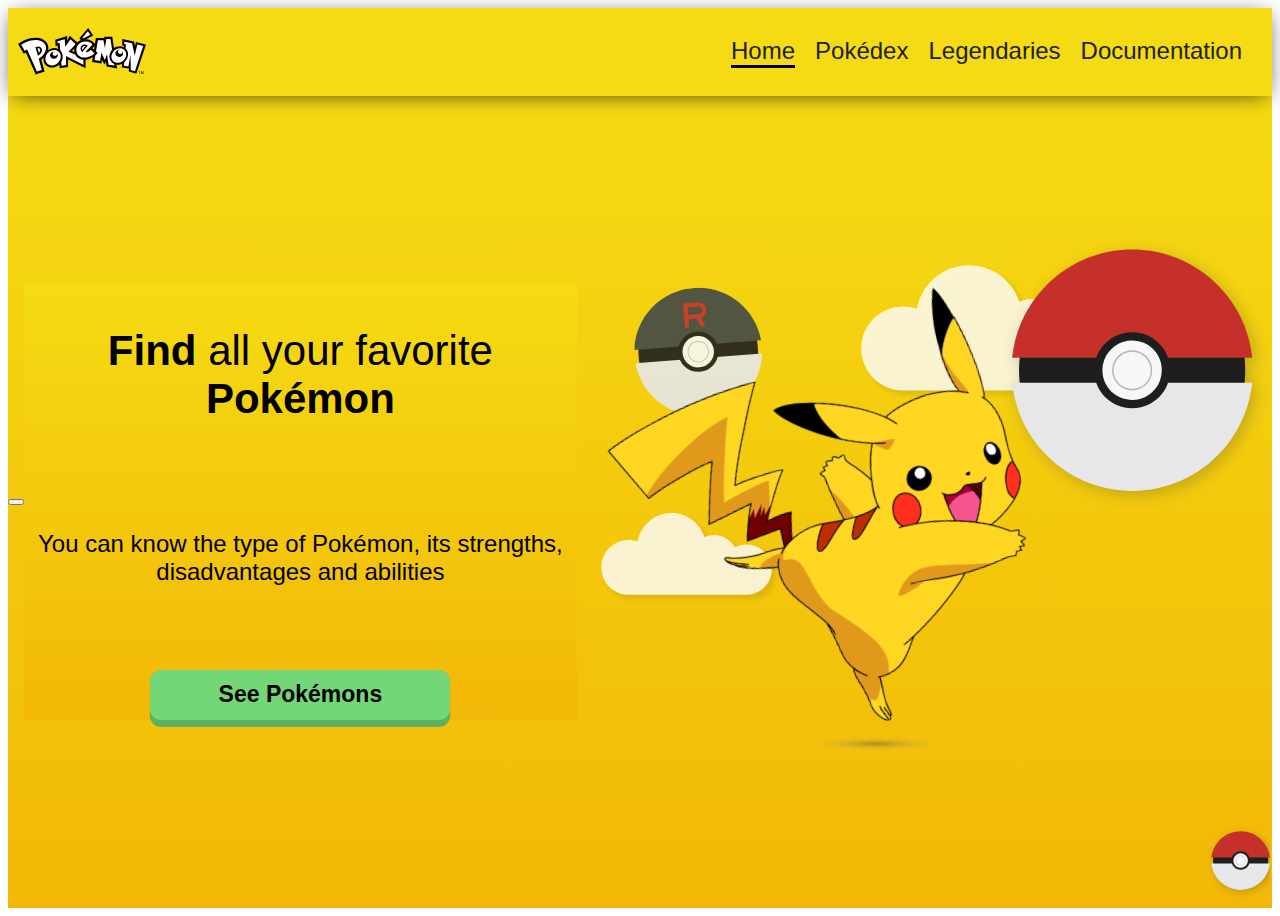
<file: views/index.html>
<!DOCTYPE html>
<html lang="pt-BR">
<head>
    <meta charset="UTF-8">
    <meta http-equiv="X-UA-Compatible" content="IE=edge">
    <meta name="viewport" content="width=device-width, initial-scale=1.0">
    <title>Pokedex</title>
    <link href="assets/styles/index.css" rel="stylesheet" />
</head>
<body>
    <header>
        <img src="assets/images/logo.svg" alt="Logo" />
        <button type="button" class="hamburguer-menu">
            <img src="assets/images/hamburguer.svg" alt="Hamburguer Menu" />
        </button>
        <nav class="navbar">
            <a href="#" class="link-home">
                Home
            </a>
            <a href="#" class="link-navbar">
                Pokédex
            </a>
            <a href="#" class="link-navbar">
                Legendaries
            </a>
            <a href="#" class="link-navbar">
                Documentation
            </a>
        </nav>
    </header>
    <main>
        <img class="pikachu" src="assets/images/pikachu.svg" alt="pikachu" />
        <div>
        <h1><strong>Find</strong> all your favorite <strong>Pokémon</strong></h1>
        <p>You can know the type of Pokémon, its strengths, disadvantages and abilities</p>
        <a class="link-pokemons" href="#">See Pokémons</a>
        </div>
        <button  type="button">
        <a href="#" class="botao-flutuante">
            <img src="assets/images/pokebola.svg" />
        </a>
        </button>
    </main>
</body>
</html>
</file>
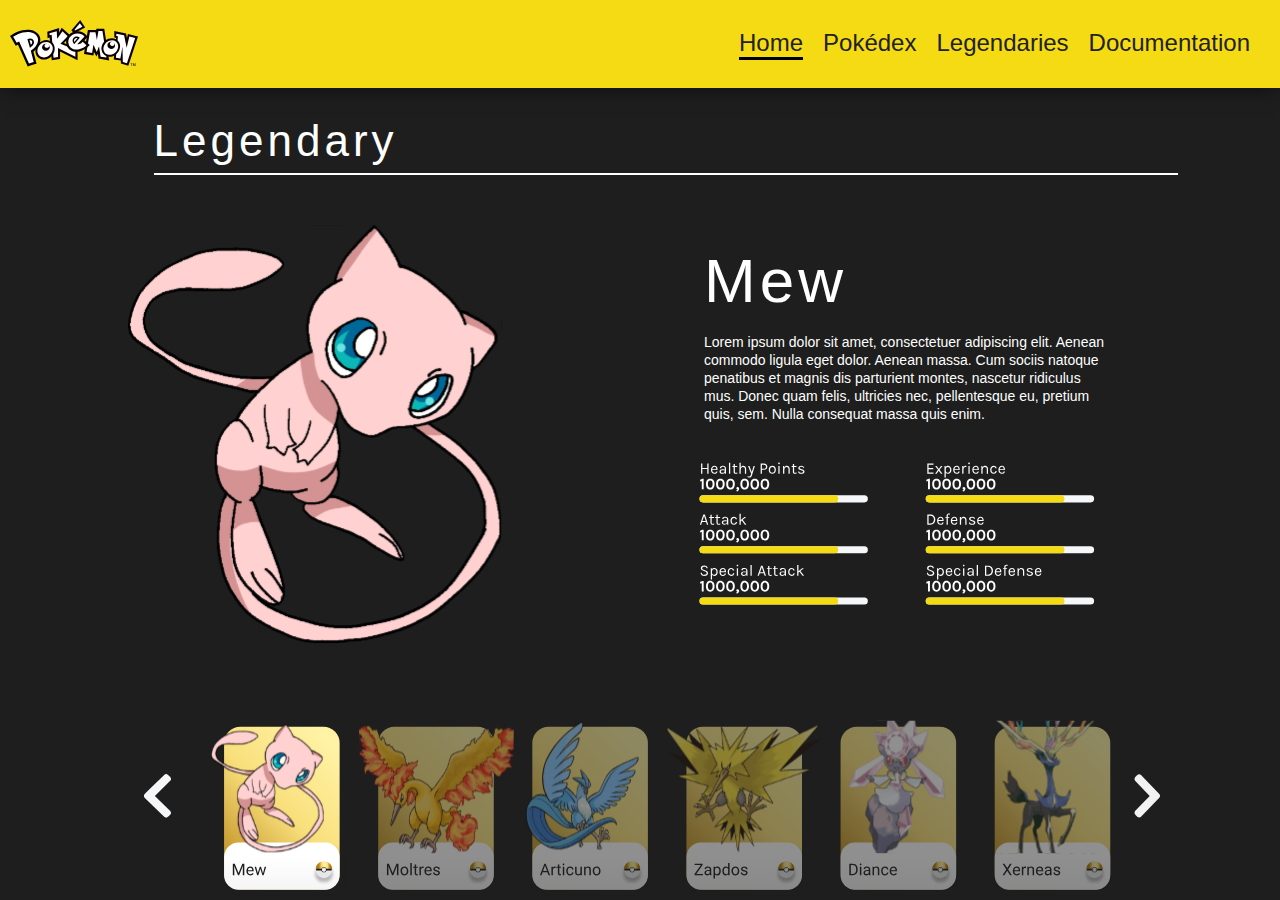
<file: views/desafioaula14.html>
<!DOCTYPE html>
<html lang="pt-BR">
<head>
    <meta charset="UTF-8">
    <meta http-equiv="X-UA-Compatible" content="IE=edge">
    <meta name="viewport" content="width=device-width, initial-scale=1.0">
    <title>Pokedex</title>
    <link href="assets/styles/desafioaula14.css" rel="stylesheet" />
</head>
<body>
    <header>
        <img src="assets/images/logo.svg" alt="Logo" />
        <button type="button" class="hamburguer-menu">
            <img src="assets/images/hamburguer.svg" alt="Hamburguer Menu" />
        </button>
        <nav class="navbar">
            <a href="#" class="link-home">
                Home
            </a>
            <a href="#" class="link-navbar">
                Pokédex
            </a>
            <a href="#" class="link-navbar">
                Legendaries
            </a>
            <a href="#" class="link-navbar">
                Documentation
            </a>
        </nav>
    </header>
    <main>
        <div>
        <h1>Legendary</h1>
        <img class="mew" src="assets/images/mew.svg" alt="mew" />
        <h2>Mew</h2>
        <h3>Lorem ipsum dolor sit amet, consectetuer adipiscing elit. Aenean commodo ligula eget dolor. Aenean massa. Cum sociis natoque penatibus et magnis dis parturient montes, nascetur ridiculus mus. Donec quam felis, ultricies nec, pellentesque eu, pretium quis, sem. Nulla consequat massa quis enim.</h3>
            <div class="status">
        <img class="hp" src="assets/images/hp.svg" alt="healty points" />
        <img class="xp" src="assets/images/xp.svg" alt="experience" />
        <img class="attack" src="assets/images/attack.svg" alt="attack" />
        <img class="defense" src="assets/images/defense.svg" alt="defense" />
        <img class="sattack" src="assets/images/sattack.svg" alt="special attack" />
        <img class="sdefense" src="assets/images/sdefense.svg" alt="special defense" />
            </div>
        </div>
        <img class="carrossel" src="assets/images/carrousel.svg" alt="carrossel pokémons" />
    </main>
</body>
</html>
</file>
<file: views/assets/styles/index.css>
header {
    display: flex;
    flex-direction: row;
    align-items: center;
    justify-content: space-between;
    padding: 10px;
    background-color: #F5DB13;
    box-shadow: 0px 3px 21px -5px rgba(0,0,0,0.75);
    z-index: 1;
}

header > img {
    width: 64px;
}





.link-navbar {
    font-family:'Segoe UI', Tahoma, Geneva, Verdana, sans-serif;
    font-style: normal;
    font-weight: normal;
    line-height: 29px;
    text-decoration: none;
    color: #212121;
}

.link-home {
    font-family:'Segoe UI', Tahoma, Geneva, Verdana, sans-serif;
    font-style: normal;
    font-weight: normal;
    line-height: 29px;
    text-decoration: none;
    color: #212121;
    border-bottom: 3px solid black;
}

.navbar > a {
    font-size: 1.5rem;
    margin: 0 20px 0 0;  
}

.pikachu {
    max-width: 100%;
}

.link-pokemons {
    width: 300px;
    height: 50px;
    border-radius: 11px;
    background: #73D677;
    box-shadow: 0px 7px 0px #5eaf62;
    margin-top: 20px;
    font-size: 23px;
    font-weight: normal;
    display: flex;
    align-items: center;
    justify-content: center;
    text-decoration: none;
    color: #000;
    font-weight: bold;
    transition: background 0.5s, color 1s;
}

.link-pokemons:hover {
    color: #fff;
    background: #5eaf62;
}

.botao-flutuante {
    position: fixed;
    width:64px;
    height: 64px;
    right: 10px;
    bottom: 10px;
    transition: all 0.3s;
    animation: inicio-pokebola 2s 1;
}

.botao-flutuante > img {
    max-width: 100%;
}

.botao-flutuante:hover {
    width: 124px;
}

@keyframes inicio-pokebola {
    0% {
        transform: translateY(-300px);        
        opacity: 0%;
    }

    50% {
        transform: translateY(0);
        opacity: 100%;
    }

    80% {
        transform: translateY(-32px);
    }
}

body {
    display: flex;
    flex-direction: column;
    min-height: 100vh;
}

main, main > div {
    display: flex;
    flex-direction: column;
    align-items: center;
    text-align: center;
    background: linear-gradient(#F5DB13, #F2B807);
    font-family: 'Segoe UI', Tahoma, Geneva, Verdana, sans-serif;
    flex: 1;
}



main > div > h1 {
    font-size: 42px;
    font-weight: normal;
    padding: 15px 40px;
}

main > div > p {
    font-size: 24px;
    font-weight: normal;
    padding: 0px 4px;
}




@media(min-width: 481px) {
    header {
        padding: 20px 10px;
    }

    header > img {
        width: 128px;
    }

    .navbar {
        display: flex;
    }

    .hamburguer-menu {
        display: none;
    }
}

@media(min-width: 650px){
    .navbar {
        display: flex;
    }

    .hamburguer-menu {
        display: none;
    }
}

@media(min-width: 769px){
    main {
        flex-direction: row-reverse;
        text-align: left;
    }

    main > img, main > div {
        flex-grow: 1;
    }
    .pikachu {
        max-width: 55%;
    }

    main > div {
        justify-content: space-between;
    }

    main > div > p {
        margin: 64px 0;
    }
}
</file>
<file: views/assets/styles/desafioaula14.css>
* {
    box-sizing: border-box;
    border: 0;
    outline: 0;
    padding: 0;
    margin: 0;
}

header {
    display: flex;
    flex-direction: row;
    align-items: center;
    justify-content: space-between;
    padding: 10px;
    background-color: #F5DB13;
    box-shadow: 0px 3px 21px -5px rgba(0,0,0,0.75);
    z-index: 1;
}

header > img {
    width: 64px;
}

header > button {
    background: none;
    cursor: pointer;
}

.navbar {
    display: none;
    font-size: 25px;
}

.link-navbar {
    font-family:'Segoe UI', Tahoma, Geneva, Verdana, sans-serif;
    font-style: normal;
    font-weight: normal;
    line-height: 29px;
    text-decoration: none;
    color: #212121;
}

.link-home {
    font-family:'Segoe UI', Tahoma, Geneva, Verdana, sans-serif;
    font-style: normal;
    font-weight: normal;
    line-height: 29px;
    text-decoration: none;
    color: #212121;
    border-bottom: 3px solid black;
}

.navbar > a {
    font-size: 1.5rem;
    margin: 0 20px 0 0;  
}

.mew {
    max-width: 65%;
}

body {
    display: flex;
    flex-direction: column;
    min-height: 100vh;
}

main, main > div {
    display: flex;
    flex-direction: column;
    align-items: center;
    color: #fff;
    background: #1D1E1D;
    font-family: 'Segoe UI', Tahoma, Geneva, Verdana, sans-serif;
    flex: 1;
}

main > div > h1 {
    font-style: normal;
    font-weight: normal;
    font-size: 44px;
    line-height: 51px;
    letter-spacing: 4px;
    border-bottom: 2px solid white;
    padding-bottom: 15px;
    text-align: left !important;
    float: left;
    margin-bottom: 20px;
    margin-top: 20px;
    width: 90%;
}

main > div > h2 {
    font-style: normal;
    font-size: 62px;
    font-weight: normal;
    line-height: 72px;
    letter-spacing: 4px;
    text-align: left !important;
    float: left;
    margin-top: 20px;
    width: 90%;
}

main > div > h3 {
    font-style: normal;
    font-size: 14px;
    font-weight: normal;
    line-height: 18px;
    text-align: left !important;
    float: left;
    margin-bottom: 20px;
    width: 90%;
}

.status {
    display: flex;
    flex-wrap: wrap;
    align-items: center;
    justify-content: space-around;
}

.carrossel {
    display: none;
}


@media(min-width: 481px) {
    header {
        padding: 20px 10px;
    }

    header > img {
        width: 128px;
    }

    .navbar {
        display: flex;
    }

    .hamburguer-menu {
        display: none;
    }
}

@media(min-width: 650px){
    .navbar {
        display: flex;
    }

    .hamburguer-menu {
        display: none;
    }
}

@media(min-width: 769px){
    main {
        text-align: left; 
        padding-left: 30px;  
    }

    main > img, main > div {
        flex-grow: 1;
        display:flex;
        flex-direction:column;
        flex-wrap:wrap;
        align-items: flex-start;
    }

    main > div > h1 {
        position: absolute;
        text-align: left;
        left: 12%;
        right: 0%;
        top: 0%;
        bottom: 80%;
        padding-bottom: 5px;
        margin-bottom: 5px;
        line-height: 5.5; 
        max-width: 80%;
    }

    main > div > h2 {
        position: absolute;
        left: 55%;
        right: 10%;
        top: 25%;
        bottom: 0%;
    }

    main > div > h3 {
        position: absolute;
        left: 55%;
        right: 10%;
        top: 37%;
        bottom: 0%;
        max-width: 32%;
        text-align:left;
        flex-wrap: wrap;
    }


    .mew {
        max-width: 45%;
        position: absolute;
        top: 0;
        left: 10%;
        right: 0%;
        top: 25%;
        bottom: 0.04%;
    }

    .status {
        flex-direction: row;
        justify-content:space-evenly;
        position: absolute;
        left: 51.5%;
        right: 10%;
        top: 51%;
        bottom: 37%;
        max-width: 50%;
    }

    .carrossel {
        display: flex;
        max-width: 80%;
        align-items: flex-end;
        position: absolute;
        left: 10.97%;
        right: 10.9%;
        top: 80%;
        bottom: 25.86%;

    }
}
</file>
